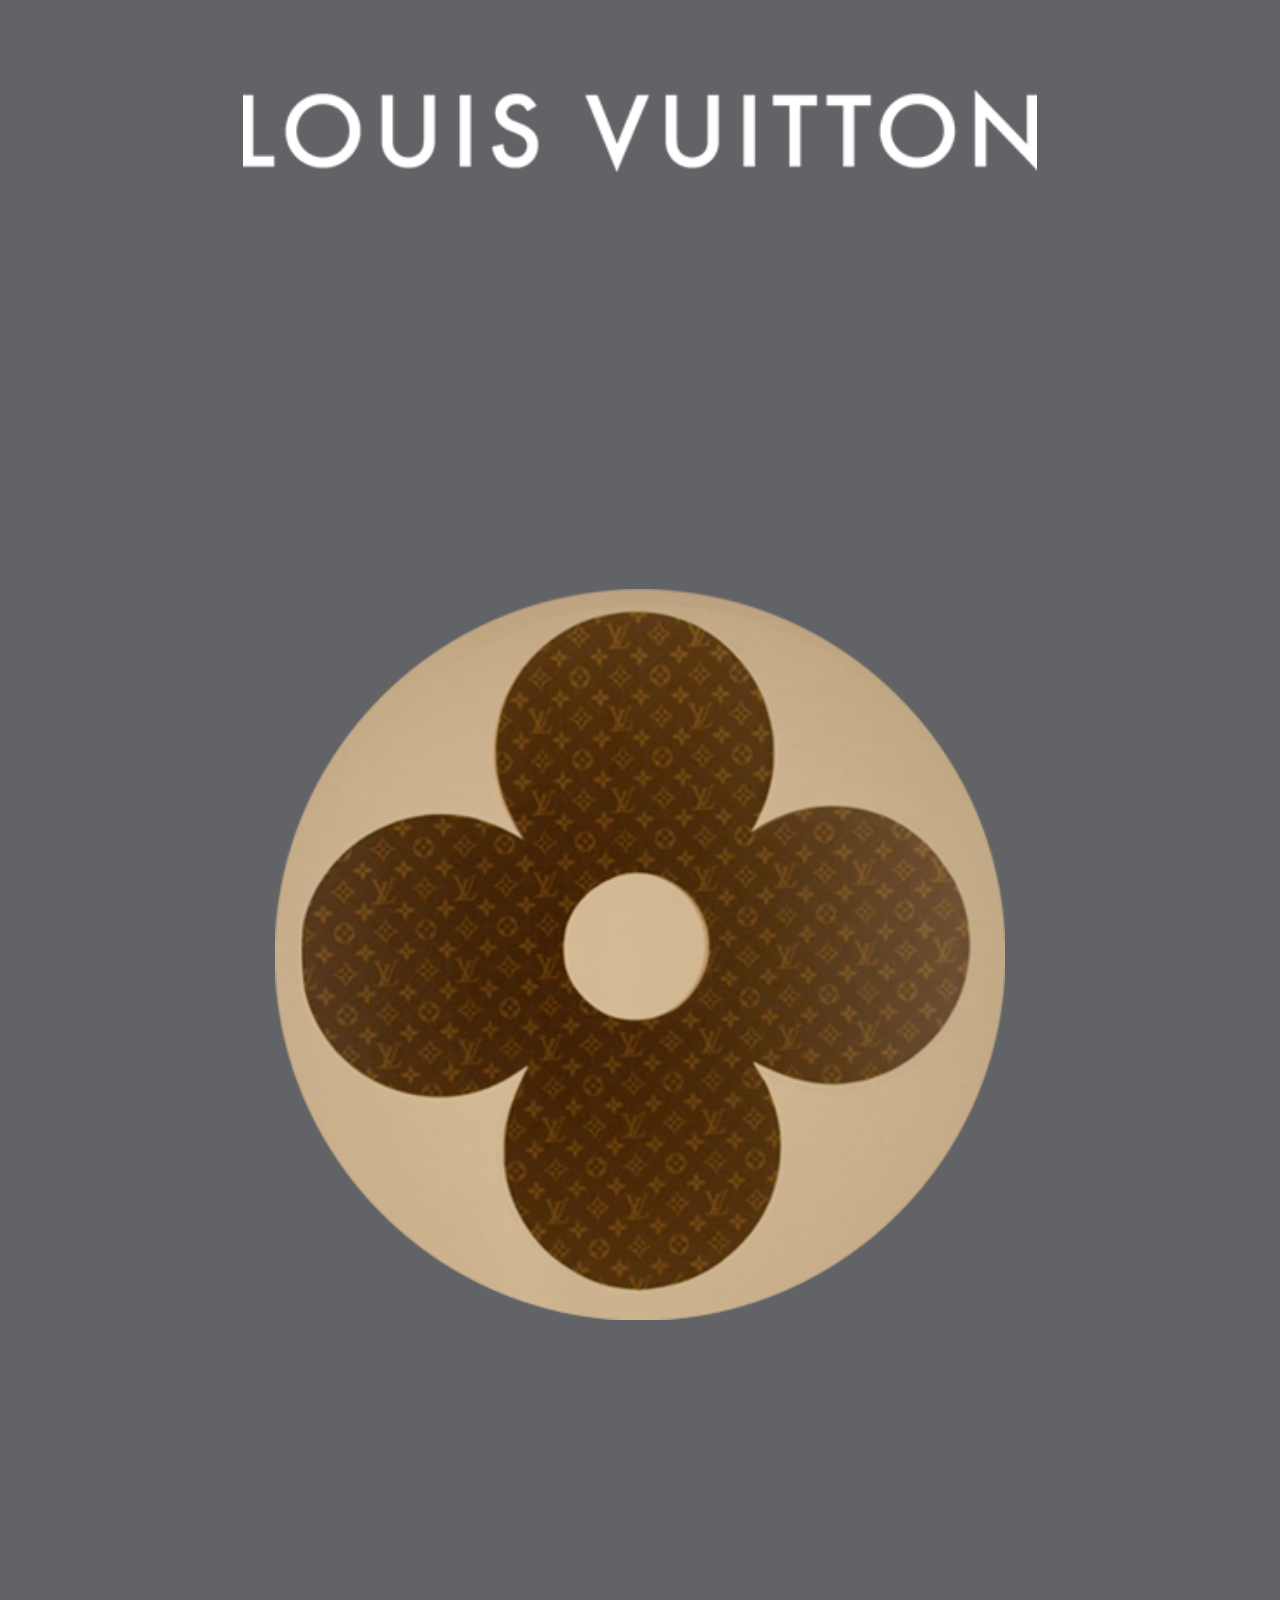
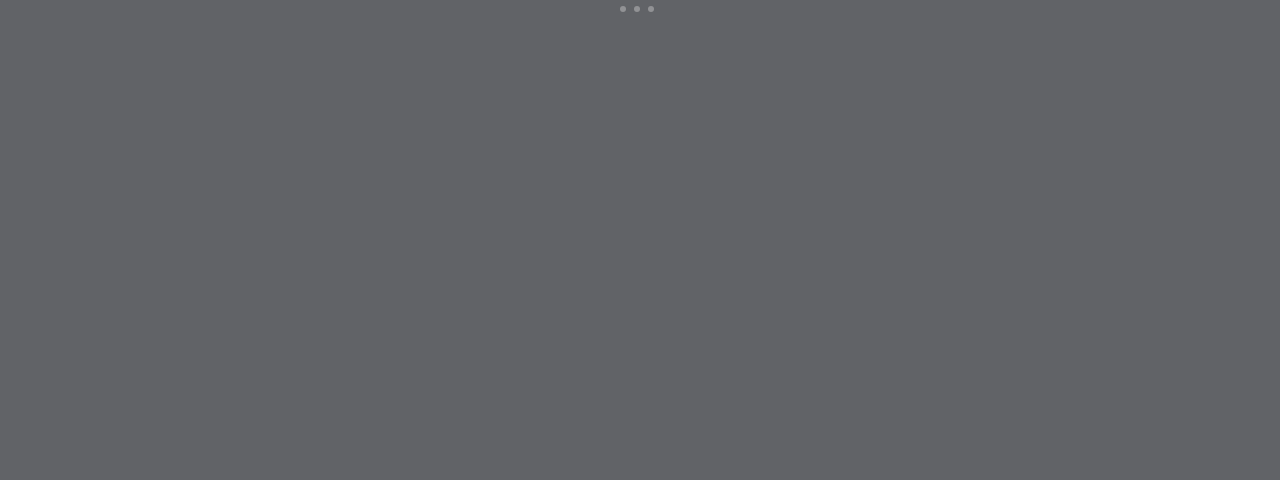
<file: html/index.html>
<!DOCTYPE HTML>
<html>
<head>
	<title>路易威登</title>
	<meta http-equiv="Content-Type" content="text/html; charset=utf-8">
	<meta name="format-detection" content="telephone=no">
	<!--禁用手机号码链接(for iPhone)-->
	<meta name="viewport" content="width=device-width,initial-scale=1.0,user-scalable=0,minimum-scale=1.0,maximum-scale=1.0,minimal-ui" />
	<!--自适应设备宽度-->
	<meta name="apple-mobile-web-app-status-bar-style" content="black">
	<!--控制全屏时顶部状态栏的外，默认白色-->
	<meta name="apple-mobile-web-app-capable" content="yes" />
	<meta name="Keywords" content="">
	<meta name="Description" content="...">

	<link rel="stylesheet" type="text/css" href="../css/reset.css" />
	<link rel="stylesheet" type="text/css" href="../css/style.css" />

	<!-- <script type="text/javascript" src="../js/jquery.js"></script>
	 <script type="text/javascript" src="../js/touch.js"></script>
	 <script type="text/javascript" src="../js/tweenMax.min.js"></script>
	 <script src="../js/wxmoment.min.js"></script> -->

	 <script type="text/javascript" src="http://wximg.qq.com/wxp/moment/4ySCn1mfl/js/public.min.js"></script>

</head>
<body>


	<div class="page" id="loading" style="display:inline-block;">
		<a href="javascript:;" class="logo" >
			<img src="../imgs/logo.png" width="100%" />
		</a>

		<div class="flower">
			<img src="../imgs/flower.png" width="100%" />

			<div class="spinner">
				<div class="bounce1"></div>
				<div class="bounce2"></div>
				<div class="bounce3"></div>
			</div>
		</div>
	</div>

	<div class="page" id="video">
		<a href="javascript:;" class="logo" >
			<img src="../imgs/logo.png" width="100%" />
		</a>

		<div class="pageCon">
			<div class="video">
				<div class="slogan">
					<img src="../imgs/slogan.png" width="100%" />
				</div>

				<div id="mod_player"></div>
				<div class="poster">
					<span></span>
					<img src="../imgs/poster.jpg" width="100%" />
				</div>

				<div class="changeTips">
					<img src="../imgs/change_tips.png" width="100%" />
				</div>

				<div class="wifitips">
					<img src="../imgs/wifi_tips.png" />
				</div>
			</div>

			<div class="swipeArea"></div>

			<div class="pageArr">
	        	<img src="../imgs/arr.png" width="100%" />
	        </div>
		</div>

	</div>

	<div class="page" id="qrcode">
		<a href="javascript:;" class="logo" >
			<img src="../imgs/logo.png" width="100%" />
		</a>
		
		<div class="qrcode_con">
			<div class="ewmtips">
				<img src="../imgs/ewmtips.png" width="100%" />
			</div>
			<img src="../imgs/qrcode.png" width="80%" />
		</div>
	</div>


	<img src="../imgs/bg.jpg" width="100%" class="opacity0" />


<script src="../js/main.min.js"></script>

<!-- 
<script type="text/javascript" src="../js/main.js"></script>
<script src="../js/tvp.player_v2.js"></script> -->




<!-- 横屏代码 -->
<div id="orientLayer" class="mod-orient-layer">
    <div class="mod-orient-layer__content">
        <i class="icon mod-orient-layer__icon-orient"></i>
        <div class="mod-orient-layer__desc">为了更好的体验，请使用竖屏浏览</div>
    </div>
</div>


</body>
</html>
</file>
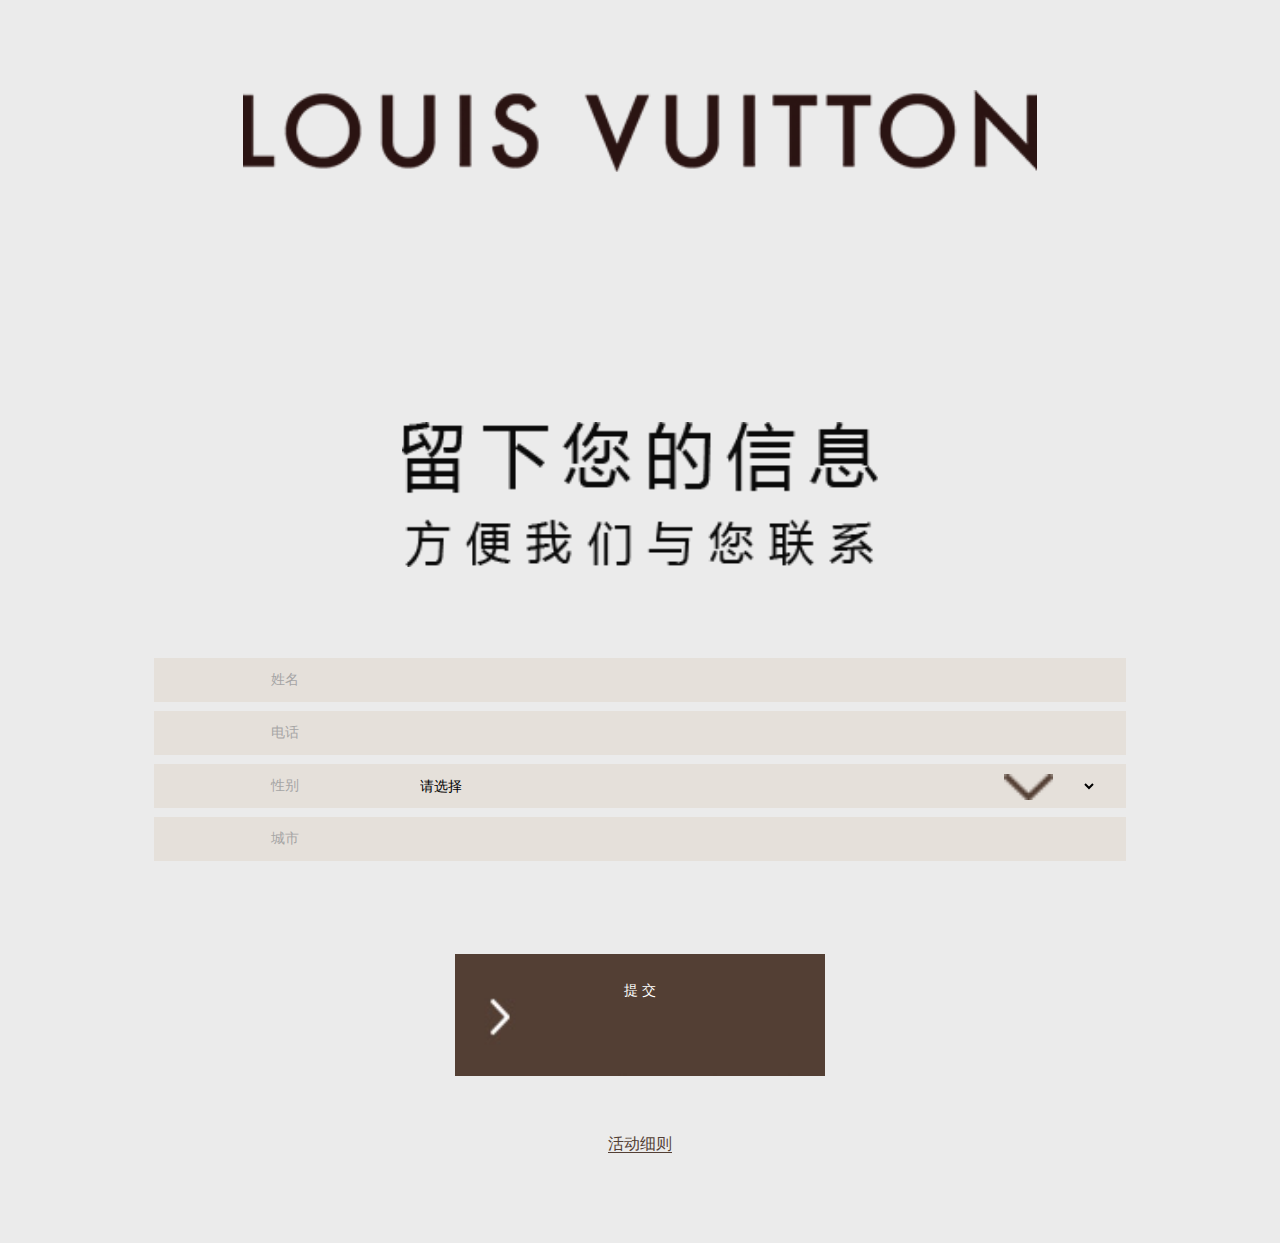
<file: lv_form/index.html>
<!DOCTYPE HTML>
<html>
<head>
	<title>路易威登</title>
	<meta http-equiv="Content-Type" content="text/html; charset=utf-8">
	<meta name="format-detection" content="telephone=no">
	<!--禁用手机号码链接(for iPhone)-->
	<meta name="viewport" content="width=device-width,initial-scale=1.0,user-scalable=0,minimum-scale=1.0,maximum-scale=1.0,minimal-ui" />
	<!--自适应设备宽度-->
	<meta name="apple-mobile-web-app-status-bar-style" content="black">
	<!--控制全屏时顶部状态栏的外，默认白色-->
	<meta name="apple-mobile-web-app-capable" content="yes" />
	<meta name="Keywords" content="">
	<meta name="Description" content="...">

	<link rel="stylesheet" type="text/css" href="css/reset.css" />
	<link rel="stylesheet" type="text/css" href="css/style.css" />

	<script type="text/javascript" src="js/jquery.js"></script>

</head>
<body>
<div class="successPup">
	<div class="successPup_con">
		<span>提 交 成 功</span>
	</div>
</div>

<a href="javascript:;" class="logo" >
	<img src="imgs/logo_black.png" width="100%" />
</a>

<section class="page" id="form">

	<h1>
		<img src="imgs/form_tips.png" width="49%" />
	</h1>
<!-- 	<h2>
		跟随路易威登踏上永无止境的旅程
	</h2>
 -->
	<ul>
		<li>
			<span>姓名</span><input type="text" name="name" placeholder="">
		</li>
		<li>
			<span>电话</span><input type="tel" name="tel" maxlength="11" placeholder="">
		</li>

		<li class="sex">
			<span>性别</span>
			<select name="sex">
				<option>请选择</option>
				<option>男</option>
				<option>女</option>
			</select>
			<!--  <input type="text" name="sex" placeholder=""> -->
		</li>
		<li>
			<span>城市</span><input type="text" name="city" placeholder="">
		</li>
	</ul>

	<div class="pf_footer">
		<a href="javascript:;" class="submit_btn">
			<em>提 交</em>
			<img src="imgs/btn.jpg" width="100%" />
		</a>

		<a href="javascript:changePage('rule');" class="rule_link">
			<i>活动细则</i>
		</a>
	</div>


</section>

<section class="page" id="rule">
	<h1>活动细则</h1>
	<img src="imgs/rule_text.png" width="100%" />

	<div class="pf_footer">
		<a href="javascript:changePage('form');" class="back_btn">
			<em>返 回</em>
			<img src="imgs/btn.jpg" width="100%" />
		</a>
	</div>
</section>


<!-- 横屏代码 -->
<div id="orientLayer" class="mod-orient-layer">
    <div class="mod-orient-layer__content">
        <i class="icon mod-orient-layer__icon-orient"></i>
        <div class="mod-orient-layer__desc">为了更好的体验，请使用竖屏浏览</div>
    </div>
</div>

<script type="text/javascript">
    function isPhoneNum(value){
		return /^0?(13[0-9]|15[012356789]|18[012356789]|14[57])[0-9]{8}$/.test(value);
	}

	$(".submit_btn").click(function(){
		var _name = $("input[name='name']").val();
		var _tel = $("input[name='tel']").val();
		var _sex = $("select[name='sex'] option:selected").text();  // $("input[name='sex']").val();select
		var _city = $("input[name='city']").val();

		if(_name == "" || !_name){
			alert("请填写姓名");
			return false;
		}else if(!isPhoneNum(_tel)){
			alert("请填写正确的手机号码");
			return false;
		}else if(_sex == "请选择"){
			alert("请选择性别");
			return false;
		}else if(_city == ""){
			alert("请填写城市");
			return false;
		}else{
			$(".successPup").show();
			//console.log(_name+":"+_tel);
		}
	})



	function changePage(cp){
		$(".page").hide();
		$("#"+cp).css("display","inline-block");
	}

	$()

</script>


</body>
</html>
</file>
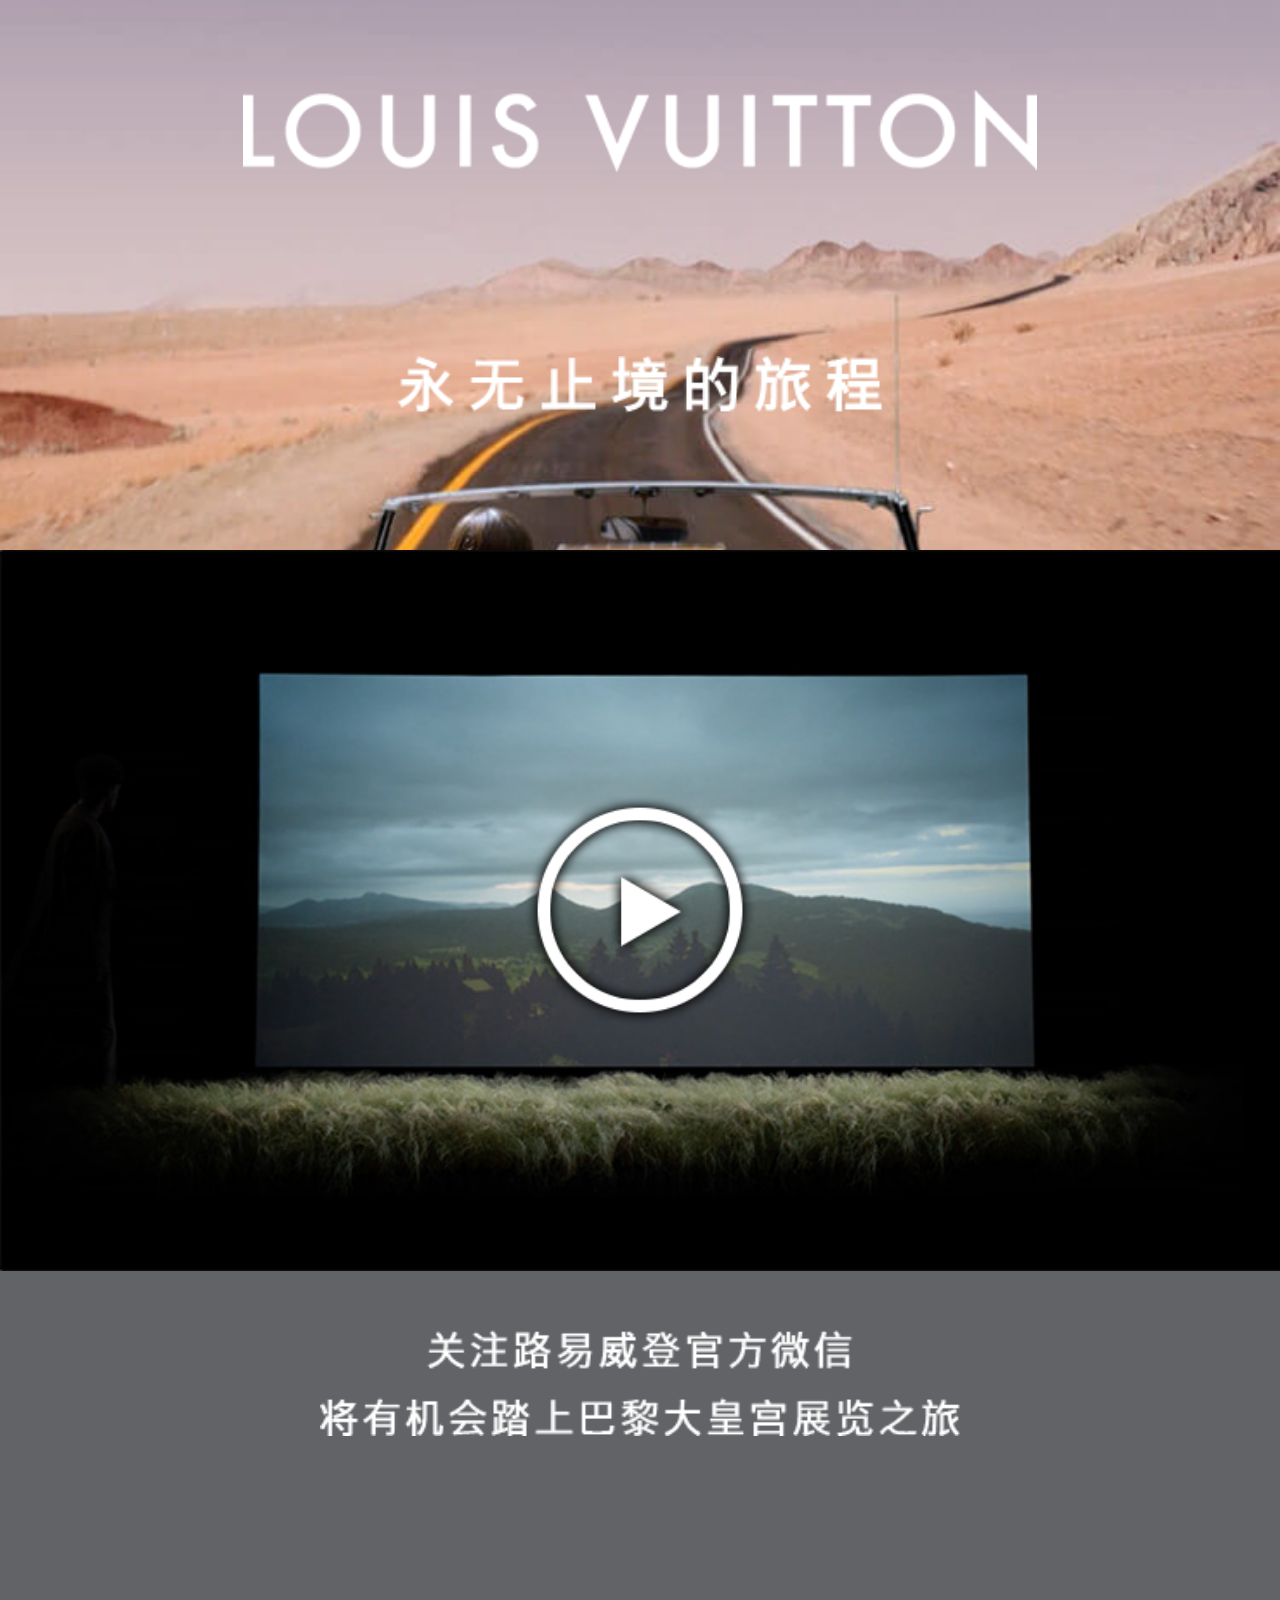
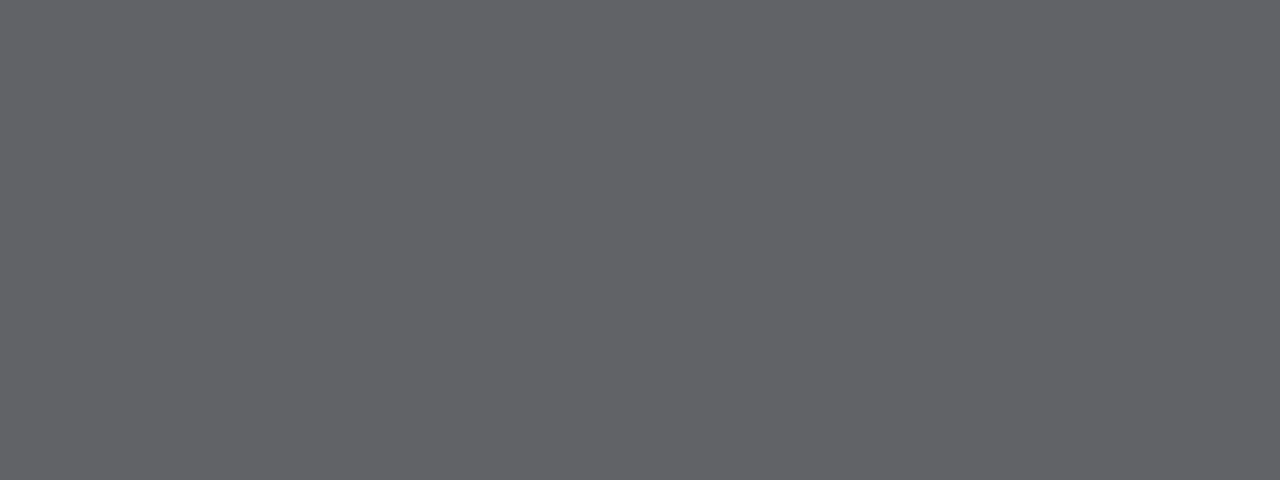
<file: lv_vogue/index.html>
<!DOCTYPE HTML>
<html>
<head>
	<title>路易威登</title>
	<meta http-equiv="Content-Type" content="text/html; charset=utf-8">
	<meta name="format-detection" content="telephone=no">
	<!--禁用手机号码链接(for iPhone)-->
	<meta name="viewport" content="width=device-width,initial-scale=1.0,user-scalable=0,minimum-scale=1.0,maximum-scale=1.0,minimal-ui" />
	<!--自适应设备宽度-->
	<meta name="apple-mobile-web-app-status-bar-style" content="black">
	<!--控制全屏时顶部状态栏的外，默认白色-->
	<meta name="apple-mobile-web-app-capable" content="yes" />
	<meta name="Keywords" content="">
	<meta name="Description" content="...">

	<link rel="stylesheet" type="text/css" href="css/reset.css" />
	<link rel="stylesheet" type="text/css" href="css/style.css" />

	<script type="text/javascript" src="js/jquery.js"></script>
	<script type="text/javascript" src="js/touch.js"></script>
	<script type="text/javascript" src="js/tweenMax.min.js"></script>
	<script src="js/wxmoment.min.js"></script>

	<script>
		var _hmt = _hmt || [];
		(function() {
		  var hm = document.createElement("script");
		  hm.src = "//hm.baidu.com/hm.js?f880717d9da013009b60098a178a93ab";
		  var s = document.getElementsByTagName("script")[0]; 
		  s.parentNode.insertBefore(hm, s);
		})();
	</script>


</head>
<body>


	<div class="page" id="loading" style="display:inline-block;">
		<a href="javascript:;" class="logo" >
			<img src="imgs/logo.png" width="100%" />
		</a>

		<div class="flower">
			<img src="imgs/flower.png" width="100%" />

			<div class="spinner">
				<div class="bounce1"></div>
				<div class="bounce2"></div>
				<div class="bounce3"></div>
			</div>
		</div>
	</div>

	<div class="page" id="video">
		<a href="javascript:;" class="logo" >
			<img src="imgs/logo.png" width="100%" />
		</a>

		<div class="pageCon">
			<div class="video">
				<div class="slogan">
					<img src="imgs/slogan.png" width="100%" />
				</div>

				<div id="mod_player"></div>
				<div class="poster">
					<span></span>
					<img src="imgs/poster.jpg" width="100%" />
				</div>

				<div class="changeTips">
					<img src="imgs/change_tips.png" width="100%" />
				</div>

				<!-- <div class="wifitips">
					<img src="../imgs/wifi_tips.png" width="100%" />
				</div> -->
			</div>

			<div class="swipeArea"></div>

			<div class="pageArr">
	        	<img src="imgs/arr.png" width="100%" />
	        </div>
		</div>

	</div>

	<div class="page" id="qrcode">
		<a href="javascript:;" class="logo" >
			<img src="imgs/logo.png" width="100%" />
		</a>
		
		<div class="qrcode_con">
			<div class="ewmtips">
				<img src="imgs/ewmtips.png" width="100%" />
			</div>
			<img src="imgs/qrcode.png" width="80%" />
		</div>
	</div>


	<img src="imgs/bg.jpg" width="100%" class="opacity0" />






<script type="text/javascript" src="js/main.js"></script>
<script src="js/tvp.player_v2.js"></script>




<!-- 横屏代码 -->
<div id="orientLayer" class="mod-orient-layer">
    <div class="mod-orient-layer__content">
        <i class="icon mod-orient-layer__icon-orient"></i>
        <div class="mod-orient-layer__desc">为了更好的体验，请使用竖屏浏览</div>
    </div>
</div>


</body>
</html>
</file>
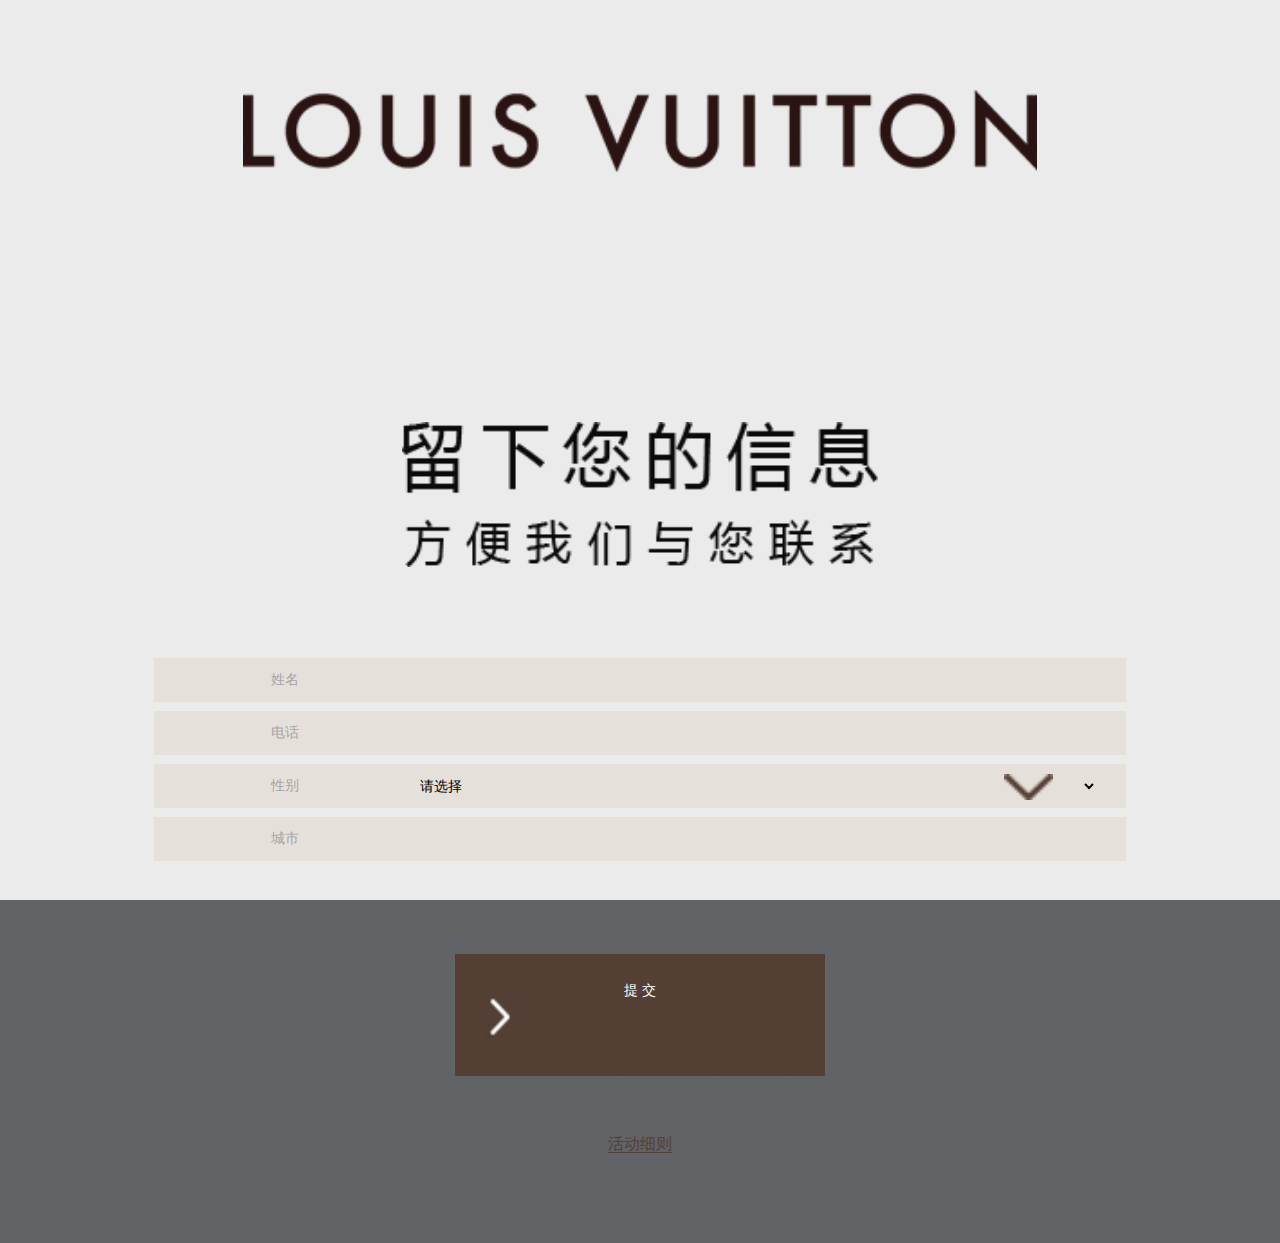
<file: lv_vogue/form.html>
<!DOCTYPE HTML>
<html>
<head>
	<title>路易威登</title>
	<meta http-equiv="Content-Type" content="text/html; charset=utf-8">
	<meta name="format-detection" content="telephone=no">
	<!--禁用手机号码链接(for iPhone)-->
	<meta name="viewport" content="width=device-width,initial-scale=1.0,user-scalable=0,minimum-scale=1.0,maximum-scale=1.0,minimal-ui" />
	<!--自适应设备宽度-->
	<meta name="apple-mobile-web-app-status-bar-style" content="black">
	<!--控制全屏时顶部状态栏的外，默认白色-->
	<meta name="apple-mobile-web-app-capable" content="yes" />
	<meta name="Keywords" content="">
	<meta name="Description" content="...">

	<link rel="stylesheet" type="text/css" href="css/reset.css" />
	<link rel="stylesheet" type="text/css" href="css/style.css" />

	<script type="text/javascript" src="js/jquery.js"></script>

</head>
<body>
<div class="successPup">
	<div class="successPup_con">
		<span>提交成功</span>
	</div>
</div>

<div class="wrapFrom">

<a href="javascript:;" class="logo" >
	<img src="imgs/logo_black.png" width="100%" />
</a>

<section class="fpage" id="form">
	

	<h1>
		<img src="imgs/form_tips.png" width="49%" />
	</h1>
	<!-- <h2>
		跟随路易威登踏上永无止境的旅程
	</h2> -->

	<ul>
		<li>
			<span>姓名</span><input type="text" name="name" placeholder="">
		</li>
		<li>
			<span>电话</span><input type="tel" name="tel" maxlength="11" placeholder="">
		</li>

		<li class="sex">
			<span>性别</span>
			<select name="sex">
				<option>请选择</option>
				<option>男</option>
				<option>女</option>
			</select>
			<!--  <input type="text" name="sex" placeholder=""> -->
		</li>
		<li>
			<span>城市</span><input type="text" name="city" placeholder="">
		</li>
	</ul>

	<div class="pf_footer">
		<a href="javascript:;" class="submit_btn">
			<em>提 交</em>
			<img src="imgs/btn.jpg" width="100%" />
		</a>

		<a href="javascript:changePage('rule');" class="rule_link">
			<i>活动细则</i>
		</a>
	</div>


</section>

<section class="fpage" id="rule">
	<h1>活动细则</h1>
	<img src="imgs/rule_text.png" width="100%" />

	<div class="pf_footer">
		<a href="javascript:changePage('form');" class="back_btn">
			<em>返 回</em>
			<img src="imgs/btn.jpg" width="100%" />
		</a>
	</div>
</section>

</div>


<!-- 横屏代码 -->
<div id="orientLayer" class="mod-orient-layer">
    <div class="mod-orient-layer__content">
        <i class="icon mod-orient-layer__icon-orient"></i>
        <div class="mod-orient-layer__desc">为了更好的体验，请使用竖屏浏览</div>
    </div>
</div>

<script type="text/javascript">
    function isPhoneNum(value){
		return /^0?(13[0-9]|15[012356789]|18[012356789]|14[57])[0-9]{8}$/.test(value);
	}

	$(".submit_btn").click(function(){
		var _name = $("input[name='name']").val();
		var _tel = $("input[name='tel']").val();
		var _sex = $("select[name='sex'] option:selected").text();  // $("input[name='sex']").val();select
		var _city = $("input[name='city']").val();

		if(_name == "" || !_name){
			alert("请填写姓名");
			return false;
		}else if(!isPhoneNum(_tel)){
			alert("请填写正确的手机号码");
			return false;
		}else if(_sex == "请选择"){
			alert("请选择性别");
			return false;
		}else if(_city == ""){
			alert("请填写城市");
			return false;
		}else{
			$(".successPup").show();
			//console.log(_name+":"+_tel);
		}
	})



	function changePage(cp){
		$(".fpage").hide();
		$("#"+cp).css("display","inline-block");
	}

	$()

</script>


</body>
</html>
</file>
<file: css/style.css>
@charset "utf-8";


.opacity0{
  opacity: 0;
}

.page{
  width: 100%;
  height: 100%;
  position: absolute;
  left: 0;
  top: 0;
  text-align: center;
  display: none;
  z-index: 9;
}

.logo{
  width: 62%;
  position: absolute;
  left: 50%;
  top: 10%;
  margin: 0 0 0 -31%; 
  z-index: 12;
  text-align: center;
}

.flower{
  width: 57%;
  display: inline-block;
  margin: 46% 0 0 0;
  position: relative;
}


.spinner{
  position: absolute;
  left: 0;
  bottom: -40%;
  width: 100%;
  text-align: center;
}

.spinner > div {
  width: 6px;
  height: 6px;
  background-color: #919295;
  border-radius: 100%;
  display: inline-block;
  margin-right: 6px;
  -webkit-animation: bouncedelay 2s infinite ease-in-out;
  animation: bouncedelay 2s infinite ease-in-out;
  -webkit-animation-fill-mode: none;
  animation-fill-mode: none;
}

.spinner .bounce2 {
  -webkit-animation-delay: 0.6s;
  animation-delay: 0.6s;
}

.spinner .bounce3 {
  -webkit-animation-delay: 1.2s;
  animation-delay: 1.2s;
}

@-webkit-keyframes bouncedelay {
    0%, 80%, 100% { background-color: #919295; }
    40% { background-color: #fff;}
}

@keyframes bouncedelay {
    0%, 80%, 100% { background-color: #919295;} 
    40% { background-color: #fff;}
}



/* video */

.pageCon{
  width: 100%;
  height: 100%;
  position: absolute;
  left: 0;
  top: 0;
  z-index: 16;
}

#video{
  background: url("../imgs/bg.jpg") center bottom no-repeat;
  background-size: 100% auto;
}

.video{
  width: 100%;
  display: inline-block;
  margin: 43% 0 0 0;
  position: relative;
  z-index: 3;
}


.poster{
  width: 100%;
  position: relative;
  z-index: 2;
}

.poster span{
  width:100%;
  height: 100%;
  position: absolute;
  left: 0;
  top: 0;
  z-index: 2;
  background: url("../imgs/play.png") center no-repeat;
  background-size: 18% auto;
}

#mod_player{
  width: 100%;
  height: 100%;
  position: absolute;
  left: 0;
  top: 0;
  z-index: 1;
}

.slogan{
  width: 38%;
  position: absolute;
  left: 50%;
  top: -27%;
  margin: 0 0 0 -19%;
  z-index: 6;
}

.changeTips{
  width: 56%;
  position: absolute;
  left: 50%;
  bottom: -36%;
  margin: 0 0 0 -28%;
  z-index: 6;
}

.wifitips{
  width: 100%;
  position: absolute;
  left: 0%;
  bottom: -8%;
  text-align: center;
  overflow: hidden;
}

.wifitips img{
  display: inline-block;
  margin: 0 0 0 -4%;
  width: 108%;
}


.swipeArea{
  width: 100%;
  height: 40%;
  position: absolute;
  left: 0;
  bottom: 0;
  z-index: 1;
}


.pageArr { 
    width: 6%;
    position: absolute;
    left: 50%;
    bottom: 2%;
    margin: 0 0 0 -3%;
    -webkit-animation: start 1.5s infinite ease-in-out;
    -moz-animation: start 1.5s infinite ease-in-out;
    animation: start 1.5s infinite ease-in-out;

}



/**
 * = animate 鍔ㄧ敾鏍峰紡
 *******************************************************************************************************/
/*绠ご鎸囩ず寮曞*/
@-webkit-keyframes start {
  0%,30% {opacity: 0;-webkit-transform: translate(0,10px);}
  60% {opacity: 1;-webkit-transform: translate(0,0);}
  100% {opacity: 0;-webkit-transform: translate(0,-8px);}
}
@-moz-keyframes start {
  0%,30% {opacity: 0;-webkit-transform: translate(0,10px);}
  60% {opacity: 1;-webkit-transform: translate(0,0);}
  100% {opacity: 0;-webkit-transform: translate(0,-8px);}
}
@keyframes start {
  0%,30% {opacity: 0;-webkit-transform: translate(0,10px);}
  60% {opacity: 1;-webkit-transform: translate(0,0);}
  100% {opacity: 0;-webkit-transform: translate(0,-8px);}
}







/* qrcode */
#qrcode{
  background: url("../imgs/qrcode_bg.jpg") center top no-repeat;
  background-size: 100% auto;
}

.qrcode_con{
  width:46%;
  display: inline-block;
  margin: 56% 0 0 0;
  position: relative;
}

.ewmtips{
  width: 100%;
  position: absolute;
  left: 0;
  top: -29%;
}










/* 4s */

@media handheld and (min-height:400px),screen and (max-height:420px) {

  .logo{
    top: 9%;
  }

  #video{
    background: url("../imgs/bg.jpg") center bottom no-repeat;
    background-size: 100% auto;
  }

  .video{
    margin: 32% 0 0 0;
  }

  .slogan{
    width: 40%;
    position: absolute;
    left: 50%;
    top: -18%;
    margin: 0 0 0 -20%;
    z-index: 6;
  }

  .changeTips{
      width: 50%;
      position: absolute;
      left: 50%;
      bottom: -30%;
      margin: 0 0 0 -25%;
      z-index: 6;
    }



  #qrcode{
    background: url("../imgs/qrcode_bg.jpg") center bottom no-repeat;
    background-size: 100% auto;
  }


  .qrcode_con{
    margin: 50% 0 0 0;
  }



}
</file>
<file: lv_form/css/style.css>
@charset "utf-8";

html,body{
  background: #ebebeb;
  width: 100%;
  text-align: center;
}

.logo{
  width: 62%;
  position: absolute;
  left: 50%;
  top: 10%;
  margin: 0 0 0 -31%; 
  z-index: 12;
  text-align: center;
}


.page{
  width: 76%;
  display: none;
  margin: 33% 0 0 0;
}

.page#form{
  display: inline-block;
}

#form h1{
  font-size: 24px;
  width: 100%;
  text-align: center;
  /*padding: 0 0 15% 0;*/
}

#form h1 span{
  width: 100%;
  font-size: 18px;
  display: inline-block;
}

#form h2{
  width: 100%;
  font-size: 16px;
  display: inline-block;
}

#form ul{
  width: 100%;
  display: inline-block;
  margin: 9% 0 9% 0;
}

#form li{
  width: 100%;
  padding: 4px 0;
  background: #e5e0da;
  font-size: 14px;
  color: #a5a5a5;
  margin: 4px 0;
  display: inline-block;
}

#form li.sex{
  background:#e5e0da url("../imgs/select_arr.png") no-repeat 92% center;
  background-size: 5% auto;
}

#form li span{
  width: 27%;
  display: inline-block;
  height: 36px;
  line-height: 36px;
  float: left;
  text-align: center;
}

#form li input, #form li select{
  width: 70%;
  display: inline-block;
  height: 36px;
  line-height: 36px;
  background: none;
  border:none;
  font-size: 14px;
  float: left;
}



/*#form li input{
  width: 80%;
  display: inline-block;
  height: 36px;
  line-height: 36px;
  background: none;
  border:none;
  font-size: 14px;
}*/

.pf_footer{
  width: 100%;
  display: inline-block;
}

.submit_btn{
  width: 38%;
  display: inline-block;
  position: relative;
}

.submit_btn em{
  position: absolute;
  left: 0;
  top: 50%;
  width: 100%;
  text-align: center;
  margin: -9% 0 0 0;
  font-size: 14px;
  color: #fff;
}

.rule_link{
  font-size: 16px;
  color: #533f35;
  width: 100%;
  display: inline-block;
  margin: 6% 0 9% 0;
}

.rule_link i{
  font-style: normal;
  border-bottom: 1px #533f35 solid;
}





/* rule */
#rule h1{
  font-size: 22px;
  width: 100%;
  display: inline-block;
  margin: 6% 0 18% 0;
}

#rule h2{
  font-size: 18px;
  width: 100%;
  display: inline-block;
}

.back_btn{
  width: 38%;
  display: inline-block;
  position: relative;
}

.back_btn em{
  position: absolute;
  left: 0;
  top: 50%;
  width: 100%;
  text-align: center;
  margin: -9% 0 0 0;
  font-size: 14px;
  color: #fff;
}

#rule .pf_footer{
  margin: 23.5% 0 10% 0;
}


.successPup{
  width: 100%;
  height: 100%;
  position: fixed;
  left: 0;
  top: 0;
  z-index: 16;
  background: rgba(235,235,235,1);
  display: none;
}

.successPup_con{
  width:60%;
  height: 100px;
  line-height: 100px;
  position: absolute;
  left: 50%;
  top: 50%;
  margin: -50px 0 0 -30%;
  /*background: #e5e0da url("../imgs/r_icon.png") no-repeat 27% center;*/
  background: #533f35;
  color: #fff;
  background-size: 10% auto;
  font-size: 18px;
  text-align: center;
}

.successPup_con span{
  display: inline-block;
  /*margin: 0 0 0 14%;*/
}
</file>
<file: lv_vogue/css/style.css>
@charset "utf-8";


.opacity0{
  opacity: 0;
}

.page{
  width: 100%;
  height: 100%;
  position: fixed;
  left: 0;
  top: 0;
  text-align: center;
  display: none;
  z-index: 9;
}

.logo{
  width: 62%;
  position: absolute;
  left: 50%;
  top: 10%;
  margin: 0 0 0 -31%; 
  z-index: 12;
  text-align: center;
}

.flower{
  width: 57%;
  display: inline-block;
  margin: 46% 0 0 0;
  position: relative;
}


.spinner{
  position: absolute;
  left: 0;
  bottom: -40%;
  width: 100%;
  text-align: center;
}

.spinner > div {
  width: 6px;
  height: 6px;
  background-color: #919295;
  border-radius: 100%;
  display: inline-block;
  margin-right: 6px;
  -webkit-animation: bouncedelay 2s infinite ease-in-out;
  animation: bouncedelay 2s infinite ease-in-out;
  -webkit-animation-fill-mode: none;
  animation-fill-mode: none;
}

.spinner .bounce2 {
  -webkit-animation-delay: 0.6s;
  animation-delay: 0.6s;
}

.spinner .bounce3 {
  -webkit-animation-delay: 1.2s;
  animation-delay: 1.2s;
}

@-webkit-keyframes bouncedelay {
    0%, 80%, 100% { background-color: #919295; }
    40% { background-color: #fff;}
}

@keyframes bouncedelay {
    0%, 80%, 100% { background-color: #919295;} 
    40% { background-color: #fff;}
}



/* video */

.pageCon{
  width: 100%;
  height: 100%;
  position: absolute;
  left: 0;
  top: 0;
  z-index: 16;
}

#video{
  background: url("../imgs/bg.jpg") center bottom no-repeat;
  background-size: 100% auto;
}

.video{
  width: 100%;
  display: inline-block;
  margin: 43% 0 0 0;
  position: relative;
  z-index: 3;
}


.poster{
  width: 100%;
  position: relative;
  z-index: 2;
}

.poster span{
  width:100%;
  height: 100%;
  position: absolute;
  left: 0;
  top: 0;
  z-index: 2;
  background: url("../imgs/play.png") center no-repeat;
  background-size: 18% auto;
}

#mod_player{
  width: 100%;
  height: 100%;
  position: absolute;
  left: 0;
  top: 0;
  z-index: 1;
}

.slogan{
  width: 38%;
  position: absolute;
  left: 50%;
  top: -27%;
  margin: 0 0 0 -19%;
  z-index: 6;
}

.changeTips{
  width: 50%;
  position: absolute;
  left: 50%;
  bottom: -23%;
  margin: 0 0 0 -25%;
  z-index: 6;
}

.wifitips{
  width: 108%;
  position: absolute;
  left: -4%;
  bottom: -8%;
}


.swipeArea{
  width: 100%;
  height: 40%;
  position: absolute;
  left: 0;
  bottom: 0;
  z-index: 1;
}


.pageArr { 
    width: 6%;
    position: absolute;
    left: 50%;
    bottom: 2%;
    margin: 0 0 0 -3%;
    -webkit-animation: start 1.5s infinite ease-in-out;
    -moz-animation: start 1.5s infinite ease-in-out;
    animation: start 1.5s infinite ease-in-out;

}



/**
 * = animate 鍔ㄧ敾鏍峰紡
 *******************************************************************************************************/
/*绠ご鎸囩ず寮曞*/
@-webkit-keyframes start {
  0%,30% {opacity: 0;-webkit-transform: translate(0,10px);}
  60% {opacity: 1;-webkit-transform: translate(0,0);}
  100% {opacity: 0;-webkit-transform: translate(0,-8px);}
}
@-moz-keyframes start {
  0%,30% {opacity: 0;-webkit-transform: translate(0,10px);}
  60% {opacity: 1;-webkit-transform: translate(0,0);}
  100% {opacity: 0;-webkit-transform: translate(0,-8px);}
}
@keyframes start {
  0%,30% {opacity: 0;-webkit-transform: translate(0,10px);}
  60% {opacity: 1;-webkit-transform: translate(0,0);}
  100% {opacity: 0;-webkit-transform: translate(0,-8px);}
}







/* qrcode */
#qrcode{
  background: url("../imgs/qrcode_bg.jpg") center bottom no-repeat;
  background-size: 100% auto;
}

.qrcode_con{
  width:46%;
  display: inline-block;
  margin: 56% 0 0 0;
  position: relative;
}

.ewmtips{
  width: 100%;
  position: absolute;
  left: 0;
  top: -29%;
}










/* 4s */

@media handheld and (min-height:400px),screen and (max-height:420px) {

  .logo{
    top: 9%;
  }

  #video{
    background: url("../imgs/bg.jpg") center bottom no-repeat;
    background-size: 100% auto;
  }

  .video{
    margin: 30% 0 0 0;
  }

  .slogan{
    width: 40%;
    position: absolute;
    left: 50%;
    top: -18%;
    margin: 0 0 0 -20%;
    z-index: 6;
  }

  .changeTips{
      width: 50%;
      position: absolute;
      left: 50%;
      bottom: -22%;
      margin: 0 0 0 -25%;
      z-index: 6;
    }



  #qrcode{
    background: url("../imgs/qrcode_bg.jpg") center bottom no-repeat;
    background-size: 100% auto;
  }


  .qrcode_con{
    margin: 50% 0 0 0;
  }



}



.wrapFrom{
  width: 100%;
  height: 100%;
  background: #ebebeb;
  text-align: center;
}


.fpage{
  width: 76%;
  display: none;
  margin: 33% 0 0 0;
}

.fpage#form{
  display: inline-block;
}

#form h1{
  font-size: 24px;
  width: 100%;
  text-align: center;
  /*padding: 0 0 15% 0;*/
}

#form h1 span{
  width: 100%;
  font-size: 18px;
  display: inline-block;
}

#form h2{
  width: 100%;
  font-size: 16px;
  display: inline-block;
}

#form ul{
  width: 100%;
  display: inline-block;
  margin: 9% 0 9% 0;
}

#form li{
  width: 100%;
  padding: 4px 0;
  background: #e5e0da;
  font-size: 14px;
  color: #a5a5a5;
  margin: 4px 0;
  display: inline-block;
}

#form li.sex{
  background:#e5e0da url("../imgs/select_arr.png") no-repeat 92% center;
  background-size: 5% auto;
}

#form li span{
  width: 27%;
  display: inline-block;
  height: 36px;
  line-height: 36px;
  float: left;
  text-align: center;
}

#form li input, #form li select{
  width: 70%;
  display: inline-block;
  height: 36px;
  line-height: 36px;
  background: none;
  border:none;
  font-size: 14px;
  float: left;
}



/*#form li input{
  width: 80%;
  display: inline-block;
  height: 36px;
  line-height: 36px;
  background: none;
  border:none;
  font-size: 14px;
}*/

.pf_footer{
  width: 100%;
  display: inline-block;
}

.submit_btn{
  width: 38%;
  display: inline-block;
  position: relative;
}

.submit_btn em{
  position: absolute;
  left: 0;
  top: 50%;
  width: 100%;
  text-align: center;
  margin: -9% 0 0 0;
  font-size: 14px;
  color: #fff;
}

.rule_link{
  font-size: 16px;
  color: #533f35;
  width: 100%;
  display: inline-block;
  margin: 6% 0 9% 0;
}

.rule_link i{
  font-style: normal;
  border-bottom: 1px #533f35 solid;
}





/* rule */
#rule h1{
  font-size: 22px;
  width: 100%;
  display: inline-block;
  margin: 6% 0 18% 0;
}

#rule h2{
  font-size: 18px;
  width: 100%;
  display: inline-block;
}

.back_btn{
  width: 38%;
  display: inline-block;
  position: relative;
}

.back_btn em{
  position: absolute;
  left: 0;
  top: 50%;
  width: 100%;
  text-align: center;
  margin: -9% 0 0 0;
  font-size: 14px;
  color: #fff;
}

#rule .pf_footer{
  margin: 23.5% 0 10% 0;
}


.successPup{
  width: 100%;
  height: 100%;
  position: fixed;
  left: 0;
  top: 0;
  z-index: 16;
  background: rgba(235,235,235,1);
  display: none;
}


/*.successPup_con{
  width:60%;
  height: 100px;
  line-height: 100px;
  position: absolute;
  left: 50%;
  top: 50%;
  margin: -50px 0 0 -30%;
  background: #e5e0da url("../imgs/r_icon.png") no-repeat 27% center;
  color: #533f35;
  background-size: 10% auto;
  font-size: 18px;
}

.successPup_con span{
  display: inline-block;
  margin: 0 0 0 42%;
  float: left;
}
*/

.successPup_con{
  width:60%;
  height: 100px;
  line-height: 100px;
  position: absolute;
  left: 50%;
  top: 50%;
  margin: -50px 0 0 -30%;
  /*background: #e5e0da url("../imgs/r_icon.png") no-repeat 27% center;*/
  background: #533f35;
  color: #fff;
  background-size: 10% auto;
  font-size: 18px;
  text-align: center;
}

.successPup_con span{
  display: inline-block;
  /*margin: 0 0 0 14%;*/
}










/* 6plus */

@media only screen and (min-device-width: 414px) and (max-device-width: 736px) and (orientation: portrait) {
  #form ul{
    width: 100%;
    display: inline-block;
    margin: 9% 0 9% 0;
  }

  #form li{
    width: 100%;
    padding: 6px 0;
    background: #e5e0da;
    font-size: 14px;
    color: #a5a5a5;
    margin: 9px 0;
    display: inline-block;
  }
}

/* 6 */
@media only screen and (min-device-width: 375px) and (max-device-width: 410px) and (orientation: portrait) {
  #form ul{
    width: 100%;
    display: inline-block;
    margin: 9% 0 9% 0;
  }

  #form li{
    width: 100%;
    padding: 6px 0;
    background: #e5e0da;
    font-size: 14px;
    color: #a5a5a5;
    margin: 9px 0;
    display: inline-block;
  }
}
</file>
